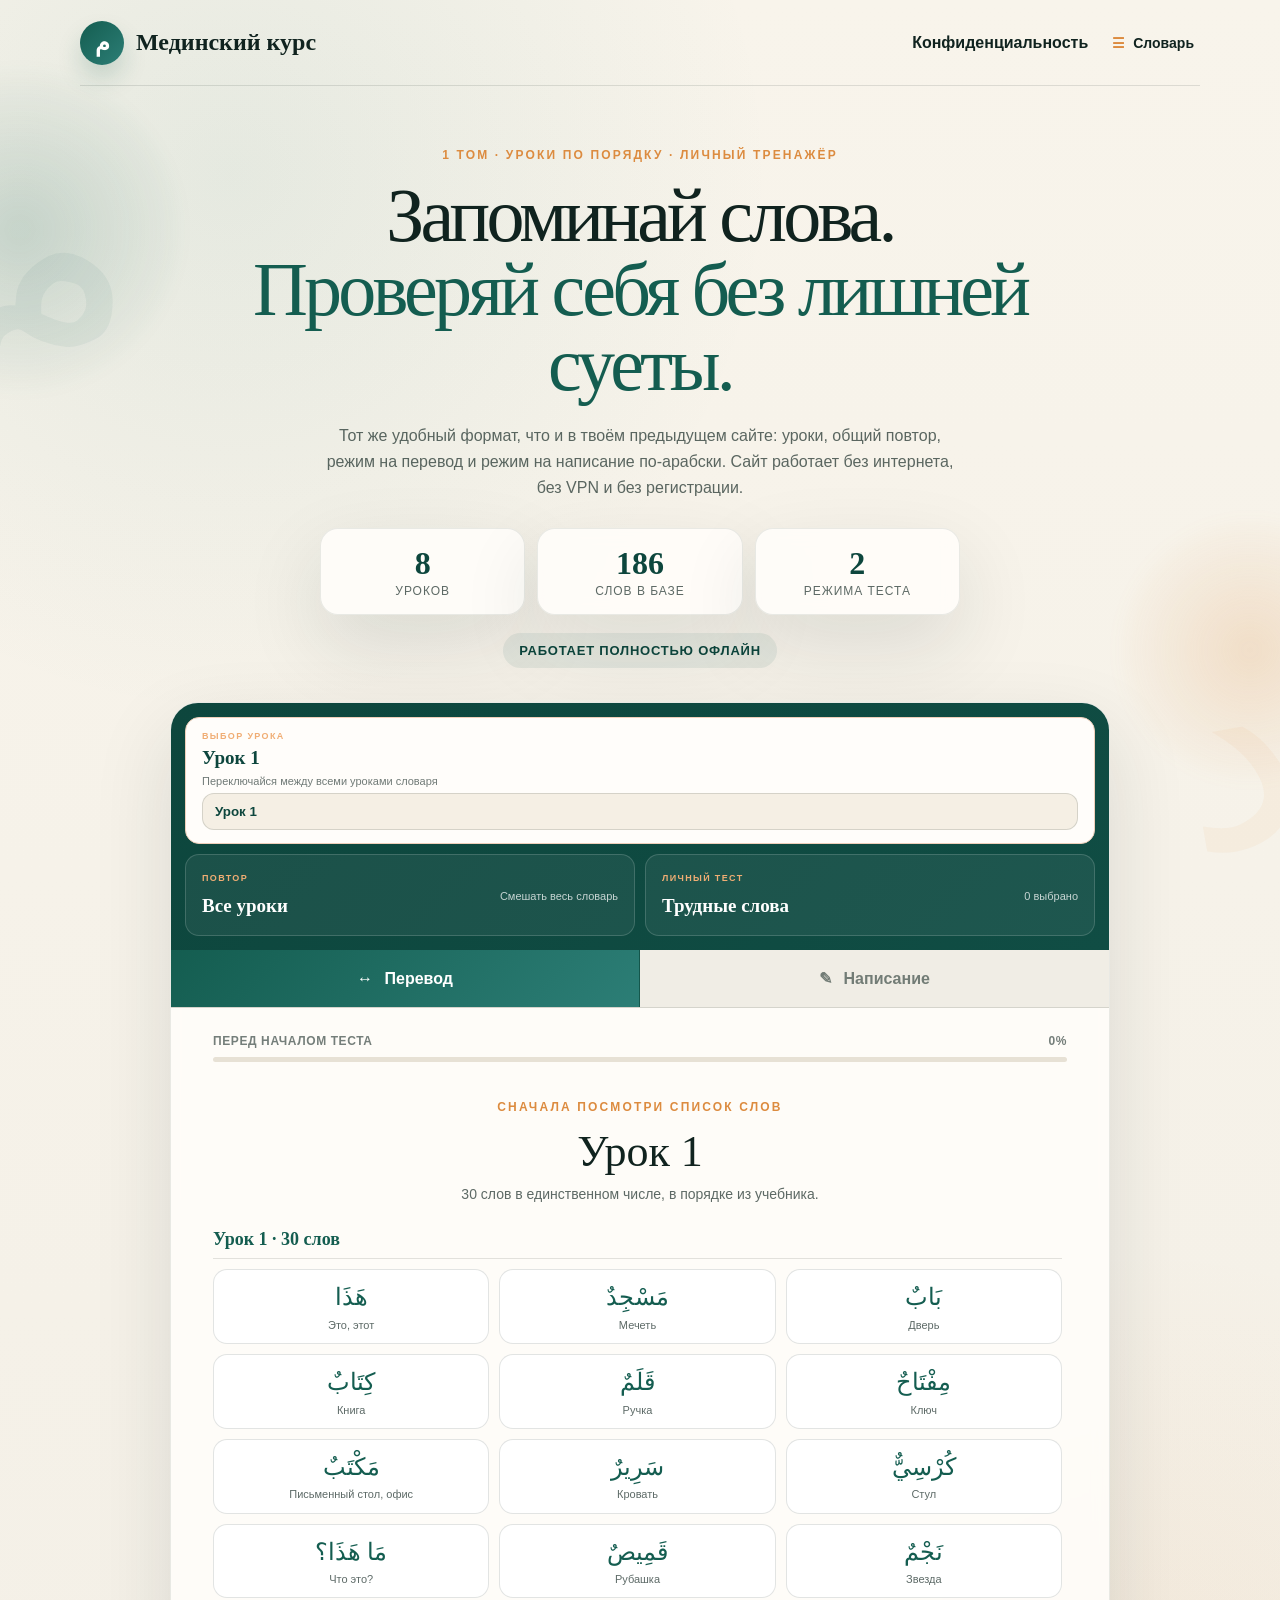
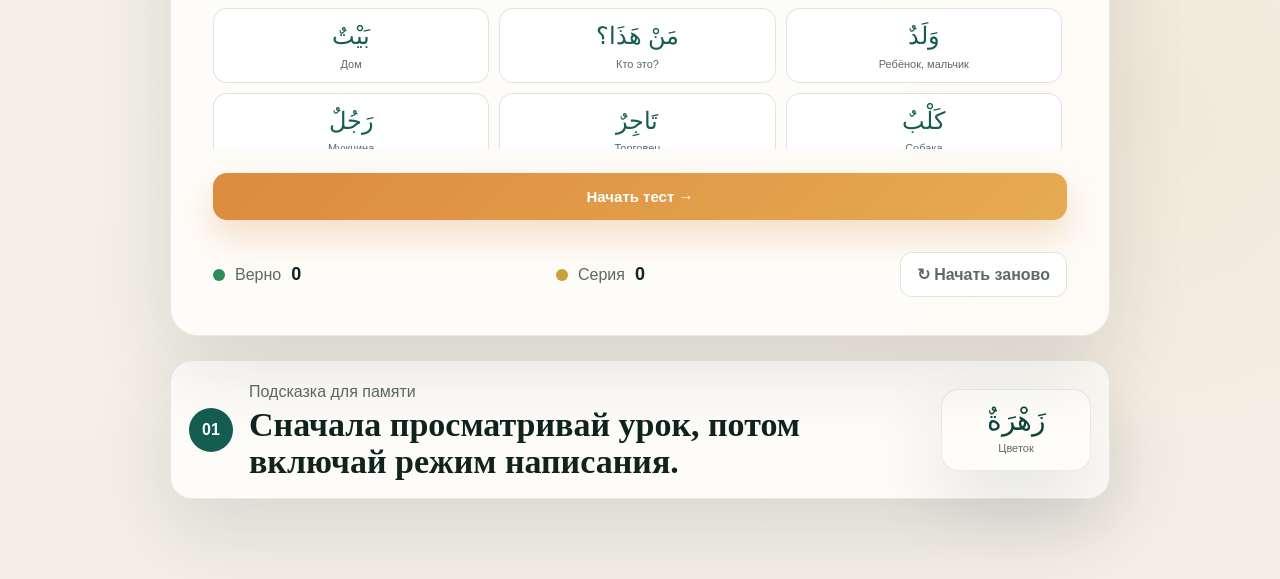
<file: index.html>
<!doctype html>
<html lang="ru">
<head>
  <meta charset="UTF-8">
  <meta name="viewport" content="width=device-width, initial-scale=1.0">
  <meta name="description" content="Тренажёр по словарю 1 тома мединского курса: уроки, тесты и личные трудные слова">
  <title>Словарь 1 тома мединского курса</title>
  <link rel="stylesheet" href="style.css?v=11">
</head>
<body>
  <main class="page-shell">
    <div class="background-shape background-shape-one" aria-hidden="true"></div>
    <div class="background-shape background-shape-two" aria-hidden="true"></div>
    <div class="floating-quote floating-quote-one" aria-hidden="true">م</div>
    <div class="floating-quote floating-quote-two" aria-hidden="true">د</div>

    <header class="topbar">
      <a class="brand" href="#game">
        <span class="brand-mark">م</span>
        <span>Мединский курс</span>
      </a>
      <div class="topbar-actions">
        <a class="text-link" href="./privacy.html">Конфиденциальность</a>
        <button class="dictionary-button" id="open-dictionary"><span aria-hidden="true">☰</span> Словарь</button>
      </div>
    </header>

    <section class="hero" id="game">
      <p class="eyebrow">1 том · уроки по порядку · личный тренажёр</p>
      <h1>Запоминай слова.<br><em>Проверяй себя без лишней суеты.</em></h1>
      <p class="intro">Тот же удобный формат, что и в твоём предыдущем сайте: уроки, общий повтор, режим на перевод и режим на написание по-арабски. Сайт работает без интернета, без VPN и без регистрации.</p>
      <div class="hero-stats" aria-label="Краткая сводка">
        <div><strong id="lesson-count">0</strong><span>уроков</span></div>
        <div><strong id="word-count">0</strong><span>слов в базе</span></div>
        <div><strong>2</strong><span>режима теста</span></div>
      </div>
      <div class="offline-badge" aria-label="Офлайн режим">Работает полностью офлайн</div>
    </section>

    <section class="game-card" aria-live="polite">
      <div class="lesson-switch" aria-label="Выбор урока">
        <label class="lesson-select-card active" id="scope-lesson-group" for="lesson-number">
          <span>Выбор урока</span>
          <strong>Урок 1</strong>
          <small>Переключайся между всеми уроками словаря</small>
          <select id="lesson-number" aria-label="Номер урока"></select>
        </label>
        <button id="scope-all"><span>Повтор</span><strong>Все уроки</strong><small>Смешать весь словарь</small></button>
        <button id="scope-hard"><span>Личный тест</span><strong>Трудные слова</strong><small id="scope-hard-count">0 выбрано</small></button>
      </div>

      <div class="mode-switch" aria-label="Режим игры">
        <button class="active" id="mode-translate"><span aria-hidden="true">↔</span> Перевод</button>
        <button id="mode-spell"><span aria-hidden="true">✎</span> Написание</button>
      </div>

      <div class="game-meta">
        <div class="progress-label"><span id="question-number">Перед началом теста</span><span id="progress-percent">0%</span></div>
        <div class="progress-track"><span id="progress-bar" style="width:0%"></span></div>
      </div>

      <div class="question-block" id="question-block"></div>

      <footer class="score-row">
        <div><span class="score-dot score-dot-green"></span>Верно <strong id="score">0</strong></div>
        <div><span class="score-dot score-dot-gold"></span>Серия <strong id="streak">0</strong></div>
        <button id="restart">↻ Начать заново</button>
      </footer>
    </section>

    <section class="study-note">
      <span class="note-number">01</span>
      <div>
        <p>Подсказка для памяти</p>
        <h2>Сначала просматривай урок, потом включай режим написания.</h2>
      </div>
      <div class="mini-card">
        <span dir="rtl" lang="ar">زَهْرَةٌ</span>
        <small>Цветок</small>
      </div>
    </section>

    <div class="modal-backdrop" id="dictionary-backdrop" role="presentation" hidden>
      <section class="dictionary-modal" role="dialog" aria-modal="true" aria-labelledby="dictionary-title">
        <div class="dictionary-heading">
          <div>
            <p class="eyebrow">Твой набор</p>
            <h2 id="dictionary-title">Словарь 1 тома</h2>
          </div>
          <button id="close-dictionary" aria-label="Закрыть словарь">×</button>
        </div>
        <div class="dictionary-tools">
          <input id="dictionary-search" type="search" placeholder="Поиск по русскому или арабскому слову" aria-label="Поиск по словарю">
          <div class="dictionary-hint">Слова можно отмечать как трудные прямо из списка.</div>
        </div>
        <div class="word-list" id="word-list"></div>
      </section>
    </div>
  </main>
  <script src="game.js?v=11"></script>
</body>
</html>
</file>
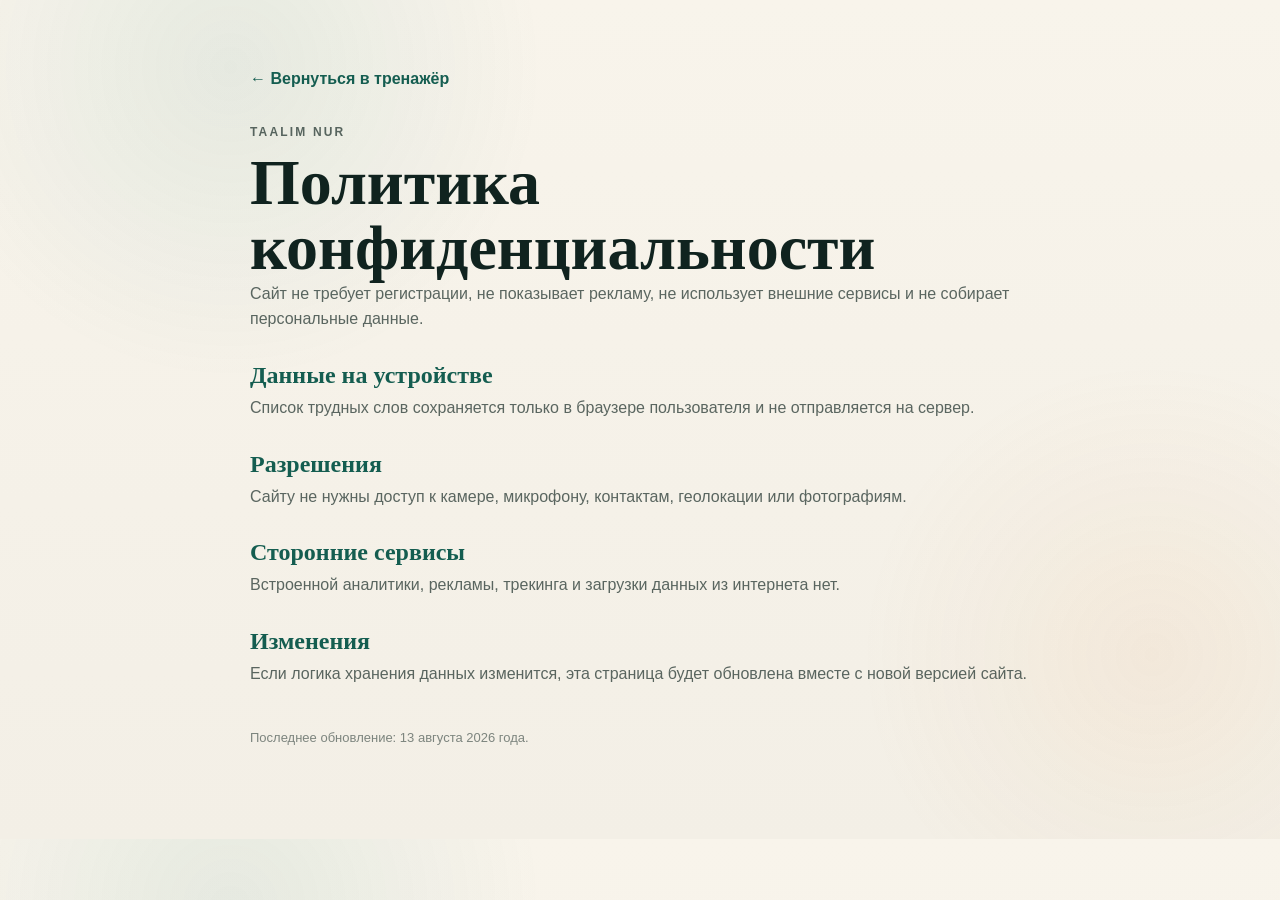
<file: privacy.html>
<!doctype html>
<html lang="ru">
<head>
  <meta charset="UTF-8">
  <meta name="viewport" content="width=device-width, initial-scale=1.0">
  <meta name="description" content="Политика конфиденциальности сайта Taalim Nur">
  <title>Конфиденциальность — Taalim Nur</title>
  <link rel="stylesheet" href="style.css">
</head>
<body>
  <main class="privacy-page">
    <a class="privacy-back" href="./">← Вернуться в тренажёр</a>
    <p class="eyebrow">Taalim Nur</p>
    <h1>Политика конфиденциальности</h1>
    <p>Сайт не требует регистрации, не показывает рекламу, не использует внешние сервисы и не собирает персональные данные.</p>
    <h2>Данные на устройстве</h2>
    <p>Список трудных слов сохраняется только в браузере пользователя и не отправляется на сервер.</p>
    <h2>Разрешения</h2>
    <p>Сайту не нужны доступ к камере, микрофону, контактам, геолокации или фотографиям.</p>
    <h2>Сторонние сервисы</h2>
    <p>Встроенной аналитики, рекламы, трекинга и загрузки данных из интернета нет.</p>
    <h2>Изменения</h2>
    <p>Если логика хранения данных изменится, эта страница будет обновлена вместе с новой версией сайта.</p>
    <p class="privacy-date">Последнее обновление: 13 августа 2026 года.</p>
  </main>
</body>
</html>
</file>
<file: style.css>
:root {
  --ink: #10231f;
  --muted: rgba(16, 35, 31, 0.68);
  --forest: #145d50;
  --forest-dark: #0d463d;
  --teal: #2c7e76;
  --sky: #dfeff0;
  --mint: #dff0e8;
  --paper: #f6f1e9;
  --cream: #fffdfa;
  --amber: #dc8b3f;
  --gold: #caa03b;
  --line: rgba(16, 35, 31, 0.12);
  --shadow: 0 30px 80px rgba(25, 40, 38, 0.12);
}

* { box-sizing: border-box; }
[hidden] { display: none !important; }
html { scroll-behavior: smooth; }
body {
  margin: 0;
  color: var(--ink);
  background:
    radial-gradient(circle at 18% 8%, rgba(44, 126, 118, 0.09), transparent 24%),
    radial-gradient(circle at 90% 78%, rgba(220, 139, 63, 0.08), transparent 22%),
    linear-gradient(180deg, #f8f4eb 0%, #f3efe6 100%);
  font-family: "Avenir Next", "Segoe UI", "Helvetica Neue", Helvetica, Arial, sans-serif;
}

button, input { font: inherit; }
button { color: inherit; }
a { color: inherit; }

.page-shell {
  position: relative;
  min-height: 100vh;
  overflow: hidden;
  padding: 0 24px 80px;
}

.background-shape {
  position: absolute;
  border-radius: 999px;
  filter: blur(8px);
  pointer-events: none;
}

.background-shape-one {
  top: 70px;
  left: -140px;
  width: 320px;
  height: 320px;
  background: radial-gradient(circle, rgba(20, 93, 80, 0.18) 0%, rgba(20, 93, 80, 0.02) 70%, transparent 100%);
}

.background-shape-two {
  top: 520px;
  right: -100px;
  width: 260px;
  height: 260px;
  background: radial-gradient(circle, rgba(220, 139, 63, 0.2) 0%, rgba(220, 139, 63, 0.02) 70%, transparent 100%);
}

.floating-quote {
  position: absolute;
  color: rgba(20, 93, 80, 0.06);
  font-size: clamp(200px, 22vw, 320px);
  line-height: 1;
  user-select: none;
  pointer-events: none;
  font-family: "Georgia", "Times New Roman", serif;
}

.floating-quote-one { top: 120px; left: -36px; transform: rotate(7deg); }
.floating-quote-two { top: 610px; right: -18px; transform: rotate(-10deg); color: rgba(220, 139, 63, 0.06); }

.topbar {
  width: min(1120px, 100%);
  height: 86px;
  margin: 0 auto;
  display: flex;
  align-items: center;
  justify-content: space-between;
  border-bottom: 1px solid var(--line);
  position: relative;
  z-index: 2;
}

.brand {
  display: inline-flex;
  align-items: center;
  gap: 12px;
  text-decoration: none;
  color: var(--ink);
  font-family: "Georgia", "Times New Roman", serif;
  font-size: 24px;
  font-weight: 700;
}

.brand-mark {
  width: 44px;
  height: 44px;
  display: grid;
  place-items: center;
  border-radius: 50%;
  color: white;
  background: linear-gradient(135deg, var(--forest) 0%, var(--teal) 100%);
  box-shadow: 0 14px 24px rgba(20, 93, 80, 0.18);
}

.topbar-actions {
  display: flex;
  align-items: center;
  gap: 18px;
}

.text-link,
.dictionary-button,
.privacy-back {
  text-decoration: none;
  font-weight: 750;
}

.dictionary-button {
  border: 0;
  background: transparent;
  cursor: pointer;
  display: inline-flex;
  align-items: center;
  gap: 8px;
  font-size: 14px;
}

.dictionary-button span { color: var(--amber); }

.hero {
  width: min(860px, 100%);
  margin: 62px auto 34px;
  text-align: center;
  position: relative;
  z-index: 1;
}

.eyebrow {
  margin: 0 0 16px;
  color: var(--amber);
  font-size: 12px;
  font-weight: 850;
  letter-spacing: 0.18em;
  text-transform: uppercase;
}

.hero h1 {
  margin: 0;
  font-family: "Georgia", "Times New Roman", serif;
  font-size: clamp(42px, 6.3vw, 76px);
  font-weight: 500;
  line-height: 0.98;
  letter-spacing: -0.05em;
}

.hero h1 em { color: var(--forest); font-style: normal; }

.intro {
  max-width: 640px;
  margin: 22px auto 0;
  color: var(--muted);
  font-size: 16px;
  line-height: 1.6;
}

.hero-stats {
  display: grid;
  grid-template-columns: repeat(3, minmax(0, 1fr));
  gap: 12px;
  width: min(640px, 100%);
  margin: 28px auto 0;
}

.offline-badge {
  display: inline-flex;
  align-items: center;
  justify-content: center;
  gap: 8px;
  margin-top: 18px;
  padding: 10px 16px;
  border-radius: 999px;
  background: rgba(20, 93, 80, 0.08);
  color: var(--forest-dark);
  font-size: 13px;
  font-weight: 800;
  letter-spacing: 0.06em;
  text-transform: uppercase;
}

.hero-stats div,
.study-note,
.mini-card,
.dictionary-modal,
.game-card {
  background: rgba(255, 253, 250, 0.9);
  border: 1px solid rgba(16, 35, 31, 0.09);
  box-shadow: var(--shadow);
  backdrop-filter: blur(8px);
}

.hero-stats div {
  padding: 16px 14px;
  border-radius: 18px;
}

.hero-stats strong {
  display: block;
  font-family: "Georgia", "Times New Roman", serif;
  font-size: 32px;
  color: var(--forest-dark);
}

.hero-stats span {
  display: block;
  margin-top: 2px;
  color: var(--muted);
  font-size: 12px;
  letter-spacing: 0.08em;
  text-transform: uppercase;
}

.game-card {
  width: min(940px, 100%);
  margin: 0 auto;
  border-radius: 28px;
  overflow: hidden;
  position: relative;
  z-index: 2;
}

.lesson-switch {
  display: grid;
  grid-template-columns: repeat(2, minmax(0, 1fr));
  gap: 10px;
  padding: 14px;
  background: linear-gradient(135deg, var(--forest-dark), #104d44);
}

.lesson-select-card {
  grid-column: 1 / -1;
  min-height: 82px;
  display: grid;
  gap: 6px;
  padding: 13px 16px;
  border: 1px solid rgba(255, 255, 255, 0.16);
  border-radius: 14px;
  background: rgba(255, 255, 255, 0.06);
  color: rgba(255, 255, 255, 0.75);
  text-align: left;
  cursor: pointer;
}

.lesson-select-card.active {
  border-color: #efcfba;
  background: var(--cream);
  color: rgba(16, 35, 31, 0.6);
}

.lesson-select-card > span {
  color: #f0ad74;
  font-size: 9px;
  font-weight: 850;
  letter-spacing: 0.15em;
  text-transform: uppercase;
}

.lesson-select-card strong {
  color: white;
  font-family: "Georgia", "Times New Roman", serif;
  font-size: 19px;
}

.lesson-select-card.active strong {
  color: var(--forest-dark);
}

.lesson-select-card small {
  font-size: 11px;
}

.lesson-select-card select {
  min-width: 118px;
  padding: 10px 12px;
  border: 1px solid rgba(255, 255, 255, 0.18);
  border-radius: 12px;
  background: rgba(255, 255, 255, 0.12);
  color: white;
  font-weight: 750;
  cursor: pointer;
  appearance: none;
}

.lesson-select-card.active select {
  border-color: rgba(16, 35, 31, 0.14);
  background: #f5efe4;
  color: var(--forest-dark);
}

.lesson-select-card select:focus {
  outline: 2px solid rgba(239, 207, 186, 0.8);
  outline-offset: 2px;
}

.lesson-switch button {
  min-height: 82px;
  display: grid;
  grid-template-columns: 1fr auto;
  align-items: center;
  gap: 2px 12px;
  padding: 13px 16px;
  border: 1px solid rgba(255, 255, 255, 0.16);
  border-radius: 14px;
  background: rgba(255, 255, 255, 0.06);
  color: rgba(255, 255, 255, 0.75);
  text-align: left;
  cursor: pointer;
  transition: transform 160ms ease, background 160ms ease, border-color 160ms ease;
}

.lesson-switch button:hover {
  transform: translateY(-1px);
  background: rgba(255, 255, 255, 0.1);
}

.lesson-switch button > span {
  grid-column: 1 / -1;
  color: #f0ad74;
  font-size: 9px;
  font-weight: 850;
  letter-spacing: 0.15em;
  text-transform: uppercase;
}

.lesson-switch button strong {
  color: white;
  font-family: "Georgia", "Times New Roman", serif;
  font-size: 19px;
}

.lesson-switch button small {
  grid-column: 2;
  align-self: start;
  font-size: 11px;
}

.lesson-switch button.active {
  border-color: #efcfba;
  background: var(--cream);
  color: rgba(16, 35, 31, 0.6);
}

.lesson-switch button.active strong { color: var(--forest-dark); }

.mode-switch {
  display: grid;
  grid-template-columns: 1fr 1fr;
  background: #f0ede5;
  border-bottom: 1px solid var(--line);
}

.mode-switch button {
  border: 0;
  border-right: 1px solid var(--line);
  padding: 19px 20px;
  background: transparent;
  cursor: pointer;
  font-weight: 760;
  color: rgba(16, 35, 31, 0.56);
}

.mode-switch button:last-child { border-right: 0; }
.mode-switch button:hover { color: var(--forest); }
.mode-switch button.active {
  color: white;
  background: linear-gradient(135deg, var(--forest) 0%, var(--teal) 100%);
}
.mode-switch button span { margin-right: 7px; }

.game-meta {
  padding: 26px 42px 0;
}

.progress-label {
  display: flex;
  justify-content: space-between;
  align-items: center;
  margin-bottom: 9px;
  color: rgba(16, 35, 31, 0.58);
  font-size: 12px;
  font-weight: 800;
  letter-spacing: 0.05em;
  text-transform: uppercase;
}

.progress-track {
  height: 5px;
  overflow: hidden;
  border-radius: 999px;
  background: #e7e1d5;
}

.progress-track span {
  display: block;
  height: 100%;
  border-radius: inherit;
  background: linear-gradient(90deg, var(--amber), #e7b65e);
  transition: width 280ms ease;
}

.question-block {
  padding: 38px 42px 32px;
}

.lesson-preview,
.hard-selector,
.result-screen {
  text-align: center;
}

.lesson-preview h2,
.hard-selector h2,
.result-screen h2 {
  margin: 10px 0 8px;
  font-family: "Georgia", "Times New Roman", serif;
  font-size: clamp(30px, 4vw, 44px);
  font-weight: 500;
  line-height: 1.02;
}

.preview-intro,
.hard-selector .preview-intro {
  max-width: 640px;
  margin: 0 auto 24px;
  color: var(--muted);
  font-size: 14px;
  line-height: 1.6;
}

.preview-groups {
  display: grid;
  gap: 22px;
  max-height: 520px;
  padding-right: 5px;
  overflow-y: auto;
  text-align: left;
}

.preview-group h3,
.hard-word-group h3 {
  margin: 0 0 10px;
  padding-bottom: 8px;
  border-bottom: 1px solid var(--line);
  color: var(--forest);
  font-family: "Georgia", "Times New Roman", serif;
  font-size: 18px;
}

.preview-word-grid {
  display: grid;
  grid-template-columns: repeat(3, minmax(0, 1fr));
  gap: 10px;
}

.preview-word,
.word-row,
.mistake-word,
.hard-word {
  border: 1px solid var(--line);
  background: white;
}

.preview-word {
  min-width: 0;
  padding: 11px 10px;
  border-radius: 14px;
  text-align: center;
}

.preview-word span,
.word-arabic,
.arabic-word,
.mini-card span,
.mistake-word span,
.hard-word span {
  display: block;
  direction: rtl;
  font-family: "Georgia", "Times New Roman", serif;
}

.preview-word span {
  color: var(--forest);
  font-size: 24px;
  line-height: 1.35;
}

.preview-word small,
.word-russian,
.word-meta,
.mistake-word small,
.hard-word small,
.mini-card small {
  display: block;
  margin-top: 4px;
  color: var(--muted);
  font-size: 11px;
  line-height: 1.3;
}

.start-test-button,
.result-restart,
.start-hard-test,
.reveal-answers,
.check-button,
.hint-button {
  border: 0;
  border-radius: 14px;
  cursor: pointer;
  font-weight: 800;
}

.start-test-button,
.result-restart,
.start-hard-test {
  width: 100%;
  margin-top: 24px;
  padding: 15px 22px;
  background: linear-gradient(135deg, var(--amber), #e6ab52);
  color: white;
  font-size: 15px;
  box-shadow: 0 16px 34px rgba(220, 139, 63, 0.28);
}

.reveal-answers {
  width: min(330px, 100%);
  margin: 0 auto 18px;
  padding: 14px 22px;
  display: block;
  background: linear-gradient(135deg, var(--amber), #e6ab52);
  color: white;
  box-shadow: 0 12px 28px rgba(220, 139, 63, 0.24);
}

.prompt {
  margin: 0 0 12px;
  color: var(--amber);
  font-size: 12px;
  font-weight: 850;
  letter-spacing: 0.14em;
  text-transform: uppercase;
}

.arabic-word,
.russian-word {
  margin: 8px 0 18px;
  font-family: "Georgia", "Times New Roman", serif;
  line-height: 1.1;
}

.arabic-word {
  font-size: clamp(36px, 6vw, 62px);
  color: var(--forest-dark);
}

.russian-word {
  font-size: clamp(22px, 4vw, 38px);
  color: var(--forest-dark);
}

.answer-grid {
  display: grid;
  grid-template-columns: repeat(2, minmax(0, 1fr));
  gap: 10px;
}

.answer-option {
  min-width: 0;
  padding: 14px 14px 14px 50px;
  border: 1px solid var(--line);
  border-radius: 14px;
  background: white;
  text-align: left;
  cursor: pointer;
  position: relative;
  transition: transform 140ms ease, border-color 140ms ease, box-shadow 140ms ease;
}

.answer-option:hover {
  transform: translateY(-1px);
  border-color: rgba(20, 93, 80, 0.3);
  box-shadow: 0 10px 20px rgba(16, 35, 31, 0.05);
}

.answer-option span {
  position: absolute;
  left: 14px;
  top: 14px;
  width: 24px;
  height: 24px;
  display: grid;
  place-items: center;
  border-radius: 999px;
  background: #eef4ef;
  color: var(--forest-dark);
  font-size: 12px;
  font-weight: 800;
}

.answer-option.arabic-option {
  min-height: 72px;
  padding-right: 18px;
  text-align: right;
}

.answer-option.arabic-option b {
  color: var(--forest-dark);
  font-family: "Geeza Pro", "Noto Naskh Arabic", serif;
  font-size: 27px;
  font-weight: 500;
  line-height: 1.55;
}

.answer-option.right,
.hard-word.selected {
  border-color: rgba(20, 93, 80, 0.42);
  background: rgba(223, 240, 232, 0.5);
}

.answer-option.wrong,
.input-wrong {
  border-color: rgba(194, 81, 53, 0.45);
  background: rgba(248, 228, 222, 0.75);
}

.spell-area {
  display: grid;
  gap: 14px;
}

.spell-area label,
.keyboard-label span,
.hard-tools strong {
  font-weight: 800;
}

.spell-area input {
  width: 100%;
  min-height: 64px;
  padding: 14px 18px;
  border: 1px solid var(--line);
  border-radius: 16px;
  background: white;
  direction: rtl;
  font-size: 28px;
  color: var(--forest-dark);
}

.spell-area input:focus,
.dictionary-tools input:focus {
  outline: 3px solid rgba(20, 93, 80, 0.16);
  border-color: rgba(20, 93, 80, 0.34);
}

.input-right {
  border-color: rgba(20, 93, 80, 0.55) !important;
  background: rgba(223, 240, 232, 0.42) !important;
}

.arabic-keyboard {
  padding: 14px;
  border-radius: 18px;
  border: 1px solid var(--line);
  background: #f6f2ea;
}

.keyboard-label {
  display: flex;
  align-items: baseline;
  justify-content: space-between;
  margin-bottom: 10px;
  color: var(--muted);
  font-size: 12px;
}

.keyboard-row {
  display: grid;
  grid-template-columns: repeat(auto-fit, minmax(34px, 1fr));
  gap: 8px;
  direction: rtl;
}

.keyboard-row button,
.keyboard-tools button {
  border: 1px solid rgba(16, 35, 31, 0.1);
  border-radius: 12px;
  background: white;
  cursor: pointer;
  padding: 12px 10px;
  color: var(--ink);
}

.keyboard-row button:hover,
.keyboard-tools button:hover,
.hint-button:hover,
.check-button:hover,
.score-row button:hover,
.dictionary-heading button:hover,
.privacy-back:hover {
  filter: brightness(0.97);
}

.diacritics-row button {
  background: #f0efe9;
}

.keyboard-tools,
.spell-actions,
.hard-tools {
  display: flex;
  gap: 10px;
}

.keyboard-tools {
  margin-top: 10px;
}

.keyboard-tools button,
.hint-button,
.check-button {
  flex: 1;
  padding: 12px 14px;
}

.spell-actions {
  justify-content: space-between;
}

.hint-button {
  background: #edf2ee;
  color: var(--forest-dark);
}

.check-button {
  background: linear-gradient(135deg, var(--forest), var(--teal));
  color: white;
}

.check-button:disabled,
.start-test-button:disabled,
.start-hard-test:disabled {
  opacity: 0.45;
  cursor: not-allowed;
  box-shadow: none;
}

.feedback {
  display: grid;
  grid-template-columns: auto 1fr auto;
  gap: 14px;
  align-items: center;
  margin-top: 18px;
  padding: 18px;
  border-radius: 20px;
  border: 1px solid var(--line);
  background: white;
}

.feedback-good { background: rgba(223, 240, 232, 0.55); }
.feedback-bad { background: rgba(248, 228, 222, 0.82); }

.feedback-icon {
  width: 44px;
  height: 44px;
  display: grid;
  place-items: center;
  border-radius: 50%;
  background: var(--forest-dark);
  color: white;
  font-weight: 900;
}

.feedback p { margin: 6px 0 0; color: var(--muted); }
.feedback strong { display: block; font-size: 16px; }
.feedback button {
  padding: 12px 16px;
  border: 0;
  border-radius: 12px;
  background: var(--forest-dark);
  color: white;
  cursor: pointer;
  font-weight: 800;
}

.score-row {
  padding: 0 42px 38px;
  display: flex;
  align-items: center;
  justify-content: space-between;
  gap: 18px;
  color: var(--muted);
}

.score-row div {
  display: inline-flex;
  align-items: center;
  gap: 10px;
}

.score-row strong {
  color: var(--ink);
  font-size: 18px;
}

.score-row button {
  padding: 12px 16px;
  border: 1px solid var(--line);
  border-radius: 12px;
  background: white;
  cursor: pointer;
  font-weight: 750;
}

.score-dot {
  width: 12px;
  height: 12px;
  border-radius: 50%;
  display: inline-block;
}

.score-dot-green { background: #2d8a5a; }
.score-dot-gold { background: var(--gold); }

.study-note {
  width: min(940px, 100%);
  margin: 24px auto 0;
  padding: 18px;
  border-radius: 22px;
  display: grid;
  grid-template-columns: auto 1fr auto;
  gap: 16px;
  align-items: center;
}

.note-number {
  width: 44px;
  height: 44px;
  display: grid;
  place-items: center;
  border-radius: 50%;
  background: var(--forest);
  color: white;
  font-weight: 900;
}

.study-note p,
.dictionary-hint,
.privacy-page p,
.privacy-page li {
  margin: 0;
  color: var(--muted);
  line-height: 1.6;
}

.study-note h2 {
  margin: 2px 0 0;
  font-family: "Georgia", "Times New Roman", serif;
  font-size: clamp(24px, 3.5vw, 34px);
  line-height: 1.08;
}

.mini-card {
  min-width: 150px;
  padding: 14px 16px;
  border-radius: 18px;
  text-align: center;
}

.mini-card span {
  color: var(--forest-dark);
  font-size: 28px;
}

.modal-backdrop {
  position: fixed;
  inset: 0;
  padding: 20px;
  background: rgba(8, 17, 15, 0.54);
  backdrop-filter: blur(10px);
  z-index: 20;
  overflow: auto;
}

.dictionary-modal {
  width: min(1040px, 100%);
  margin: 20px auto;
  padding: 22px;
  border-radius: 24px;
}

.dictionary-heading {
  display: flex;
  align-items: flex-start;
  justify-content: space-between;
  gap: 16px;
  margin-bottom: 16px;
}

.dictionary-heading h2,
.privacy-page h1 {
  margin: 8px 0 0;
  font-family: "Georgia", "Times New Roman", serif;
  font-size: clamp(34px, 6vw, 60px);
  line-height: 1.02;
}

.dictionary-heading button {
  width: 44px;
  height: 44px;
  border: 0;
  border-radius: 50%;
  background: #eef4ef;
  cursor: pointer;
  font-size: 30px;
  line-height: 1;
}

.dictionary-tools {
  display: grid;
  gap: 10px;
  margin-bottom: 18px;
}

.dictionary-tools input {
  width: 100%;
  min-height: 52px;
  padding: 12px 16px;
  border: 1px solid var(--line);
  border-radius: 14px;
  background: white;
}

.word-list {
  display: grid;
  gap: 20px;
  max-height: min(72vh, 760px);
  overflow: auto;
  padding-right: 4px;
}

.lesson-list-label {
  display: flex;
  align-items: baseline;
  justify-content: space-between;
  gap: 12px;
  padding-bottom: 8px;
  border-bottom: 1px solid var(--line);
}

.lesson-list-label span {
  font-family: "Georgia", "Times New Roman", serif;
  font-size: 20px;
  color: var(--forest-dark);
}

.word-grid {
  display: grid;
  grid-template-columns: repeat(2, minmax(0, 1fr));
  gap: 10px;
  margin-top: 12px;
}

.word-row {
  padding: 12px 14px;
  border-radius: 14px;
}

.word-index {
  display: inline-block;
  margin-bottom: 6px;
  color: var(--amber);
  font-size: 11px;
  font-weight: 850;
  letter-spacing: 0.12em;
}

.word-russian {
  display: block;
  font-size: 15px;
  color: var(--ink);
}

.word-arabic {
  margin-top: 5px;
  font-size: 22px;
  color: var(--forest-dark);
}

.word-meta {
  margin-top: 5px;
}

.hard-selector {
  display: grid;
  gap: 18px;
}

.hard-tools {
  align-items: center;
  justify-content: center;
  flex-wrap: wrap;
}

.hard-tools strong {
  color: var(--forest-dark);
}

.hard-word-groups {
  display: grid;
  gap: 18px;
  text-align: left;
}

.hard-word-grid {
  display: grid;
  grid-template-columns: repeat(3, minmax(0, 1fr));
  gap: 10px;
}

.hard-word {
  display: grid;
  gap: 2px;
  align-content: start;
  padding: 12px 14px;
  border-radius: 14px;
  cursor: pointer;
  position: relative;
}

.hard-word input {
  position: absolute;
  inset: 0;
  opacity: 0;
  cursor: pointer;
}

.hard-word i {
  position: absolute;
  top: 10px;
  right: 10px;
  color: var(--forest);
  font-style: normal;
  font-weight: 900;
  opacity: 0;
}

.hard-word.selected i { opacity: 1; }

.hard-word span {
  font-size: 24px;
  color: var(--forest-dark);
}

.hard-word small {
  margin-top: 4px;
}

.privacy-page {
  width: min(780px, calc(100% - 32px));
  margin: 0 auto;
  padding: 70px 0 90px;
}

.privacy-page h1 { font-size: clamp(38px, 7vw, 64px); }
.privacy-page h2 {
  margin: 30px 0 6px;
  font-family: "Georgia", "Times New Roman", serif;
  color: var(--forest);
}

.privacy-back {
  display: inline-block;
  margin-bottom: 35px;
  color: var(--forest);
}

.privacy-date {
  margin-top: 42px !important;
  color: rgba(16, 35, 31, 0.52) !important;
  font-size: 13px;
}

@media (max-width: 900px) {
  .page-shell {
    padding-bottom: 56px;
  }

  .lesson-switch,
  .hard-word-grid,
  .preview-word-grid,
  .word-grid,
  .answer-grid,
  .hero-stats {
    grid-template-columns: 1fr;
  }

  .study-note {
    grid-template-columns: 1fr;
    text-align: left;
  }

  .score-row {
    flex-direction: column;
    align-items: stretch;
  }

  .score-row button {
    width: 100%;
  }

  .topbar {
    height: auto;
    padding: 18px 0;
    flex-direction: column;
    align-items: flex-start;
    gap: 12px;
  }

  .topbar-actions {
    width: 100%;
    justify-content: space-between;
  }

  .lesson-switch {
    grid-template-columns: 1fr;
  }

  .lesson-select-card,
  .lesson-switch button {
    min-height: auto;
  }

  .lesson-select-card select {
    width: 100%;
  }

  .lesson-select-card {
    touch-action: manipulation;
  }

  .game-meta,
  .question-block,
  .score-row {
    padding-left: 18px;
    padding-right: 18px;
  }
}

@media (max-width: 560px) {
  .page-shell {
    padding-left: 14px;
    padding-right: 14px;
    padding-bottom: 36px;
  }

  .hero {
    margin-top: 32px;
  }

  .hero h1 {
    font-size: clamp(34px, 12vw, 54px);
  }

  .intro {
    font-size: 15px;
  }

  .hero-stats {
    gap: 10px;
  }

  .hero-stats div { padding: 14px 12px; }

  .lesson-switch {
    padding: 10px;
    gap: 8px;
  }

  .lesson-select-card,
  .lesson-switch button {
    min-height: auto;
    padding: 12px 12px;
  }

  .lesson-select-card strong,
  .lesson-switch button strong {
    font-size: 17px;
  }

  .lesson-select-card select {
    min-width: 0;
  }

  .mode-switch button { padding: 16px 12px; font-size: 14px; }
  .game-meta,
  .question-block,
  .score-row {
    padding-left: 14px;
    padding-right: 14px;
  }

  .question-block {
    padding-top: 26px;
    padding-bottom: 24px;
  }

  .answer-option { padding-left: 46px; }
  .feedback {
    grid-template-columns: 1fr;
    justify-items: start;
  }
  .feedback button {
    width: 100%;
  }
}
</file>
